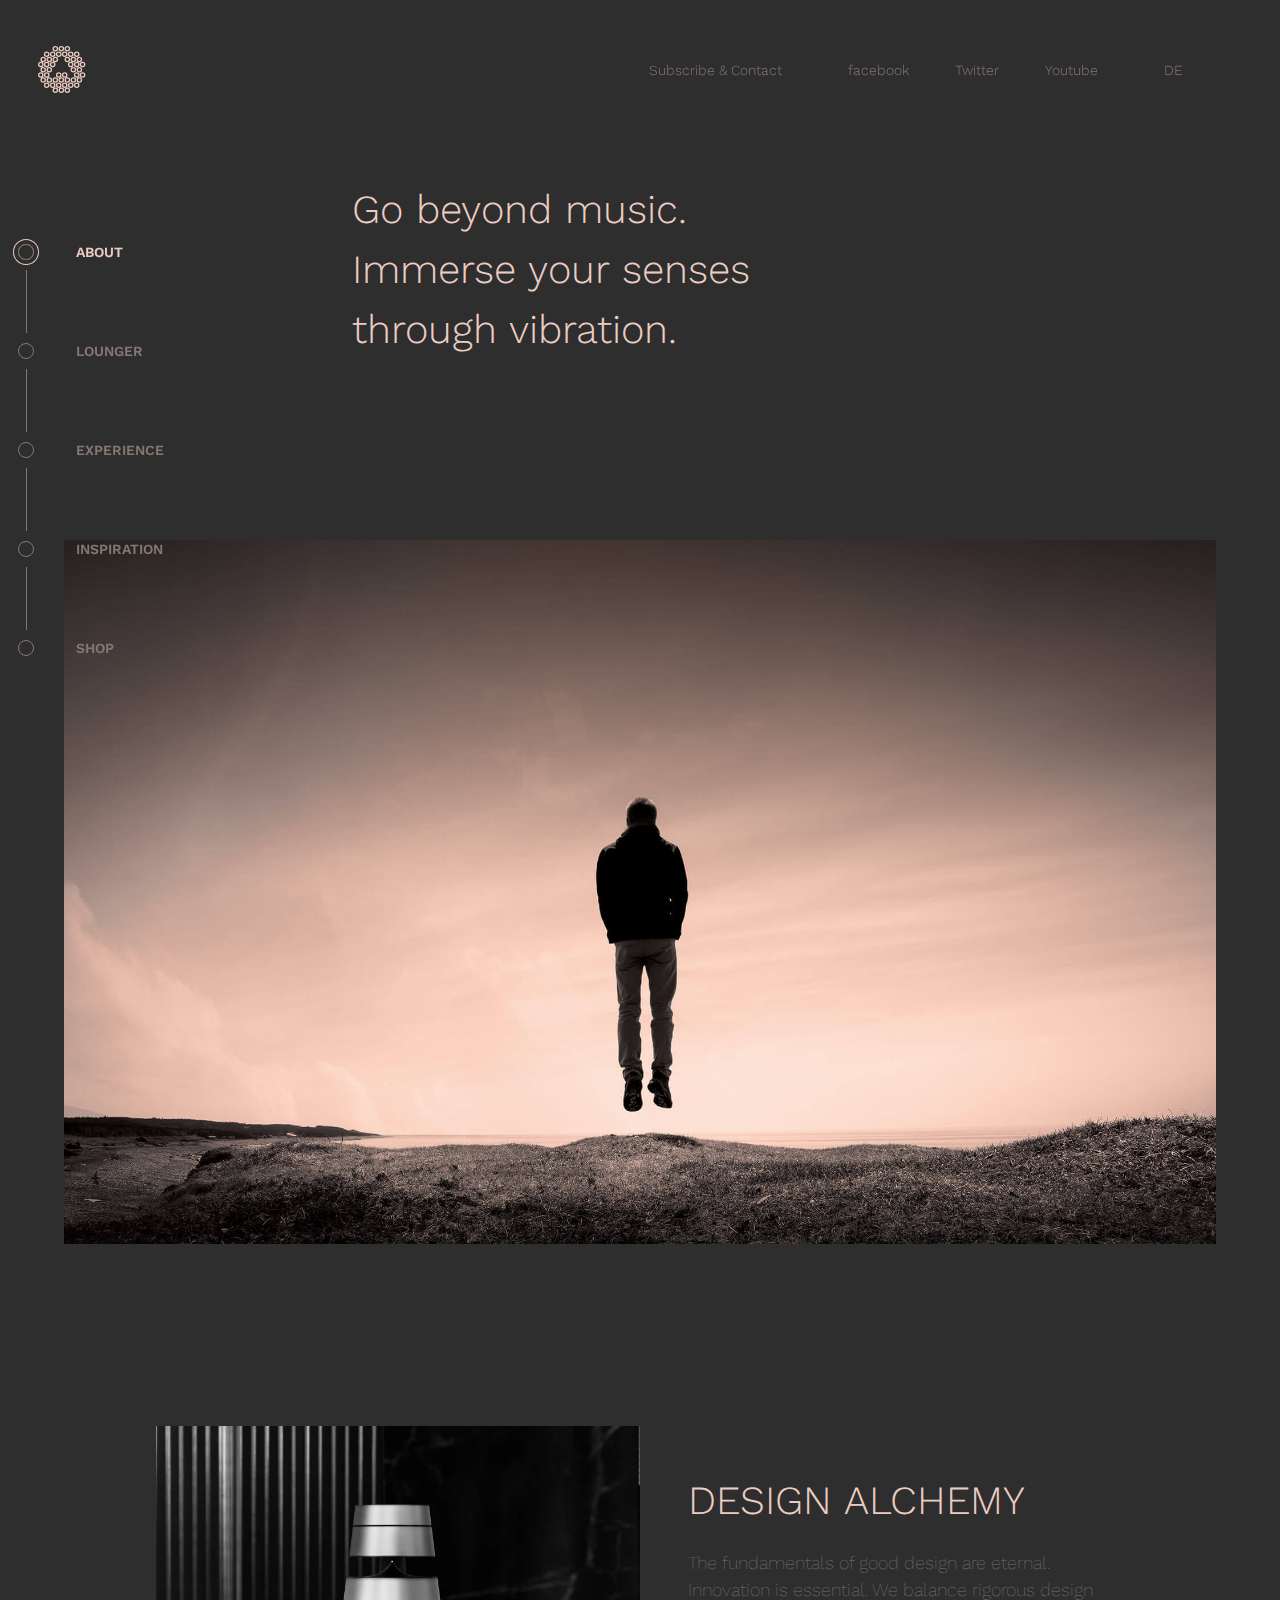
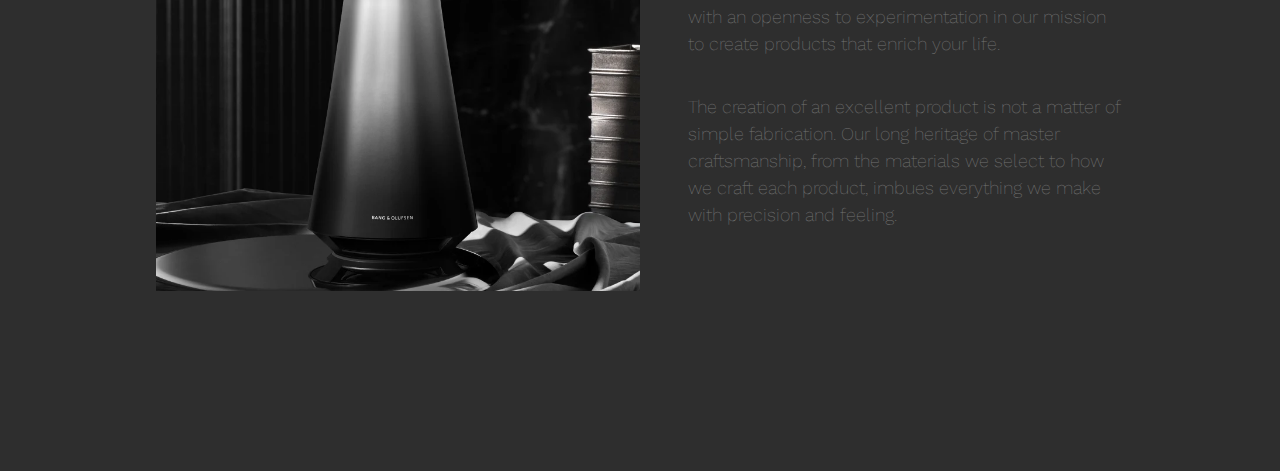
<file: index.html>
<!DOCTYPE html>
<html lang="en">

<head>
    <meta charset="UTF-8">
    <meta http-equiv="X-UA-Compatible" content="IE=edge">
    <meta name="viewport" content="width=device-width, initial-scale=1.0">
    <title>Headphone-Inspiration</title>
    <link rel="stylesheet" href="assets/css/style.css">
</head>

<body>
    <header>
        <img src="assets/img/logo.svg" alt="logo" />
        <ul class="topnav">
            <li><a href="assets/html/subscribe.html">Subscribe & Contact</a></li>
            <li>
                <ul>
                    <li><a href="#">facebook</a></li>
                    <li><a href="#">Twitter</a></li>
                    <li><a href="#">Youtube</a></li>
                </ul>
            </li>
            <li><a href="#">DE</a></li>
        </ul>
        <div id="bigMac" onclick="toggleMenu()">
            <span></span>
            <span></span>
            <span></span>
        </div>
        <div id="mobileMenu">
            <ul>
                <li><a href="index.html">ABOUT</a></li>
                <li><a href="assets/html/lounger.html">LOUNGER</a></li>
                <li><a href="assets/html/experience.html">EXPERIENCE</a></li>
                <li><a href="assets/html/inspiration.html">INSPIRATION</a></li>
                <li><a href="assets/html/shop.html">SHOP</a></li>
            </ul>
            <ul>
                <li><a href="assets/html/subscribe.html">Subscribe & Contact</a></li>
                <li><a href="#">facebook</a></li>
                <li><a href="#">Twitter</a></li>
                <li><a href="#">Youtube</a></li>
                <li><a href="#">DE</a></li>
            </ul>
        </div>
    </header>
    <div class="wrapper">
        <main>
            <h1>Go beyond music. Immerse your senses through vibration.</h1>
            <img src="assets/img/section-about-1.jpg" alt="floating man">
            <article>
                <div class="aboutimg"></div>
                <div class="description">
                    <h2>DESIGN ALCHEMY</h2>
                    <p>The fundamentals of good design are eternal. Innovation is essential. We balance rigorous design
                        with an openness to experimentation in our mission to create products that enrich your life.</p>
                    <p> The
                        creation of an excellent product is not a matter of simple fabrication. Our long heritage of
                        master craftsmanship, from the materials we select to how we craft each product, imbues
                        everything we make with precision and feeling.</p>
                </div>
            </article>
        </main>
    </div>
    <aside>
        <ul>
            <li class="bullpoint active"><a href="index.html">ABOUT</a></li>
            <li class="sideline"></li>
            <li class="bullpoint"><a href="assets/html/lounger.html">LOUNGER</a></li>
            <li class="sideline"></li>
            <li class="bullpoint"><a href="assets/html/experience.html">EXPERIENCE</a></li>
            <li class="sideline"></li>
            <li class="bullpoint"><a href="assets/html/inspiration.html">INSPIRATION</a></li>
            <li class="sideline"></li>
            <li class="bullpoint"><a href="assets/html/shop.html">SHOP</a></li>
        </ul>
    </aside>
    <script src="assets/js/main.js"></script>
</body>

</html>
</file>
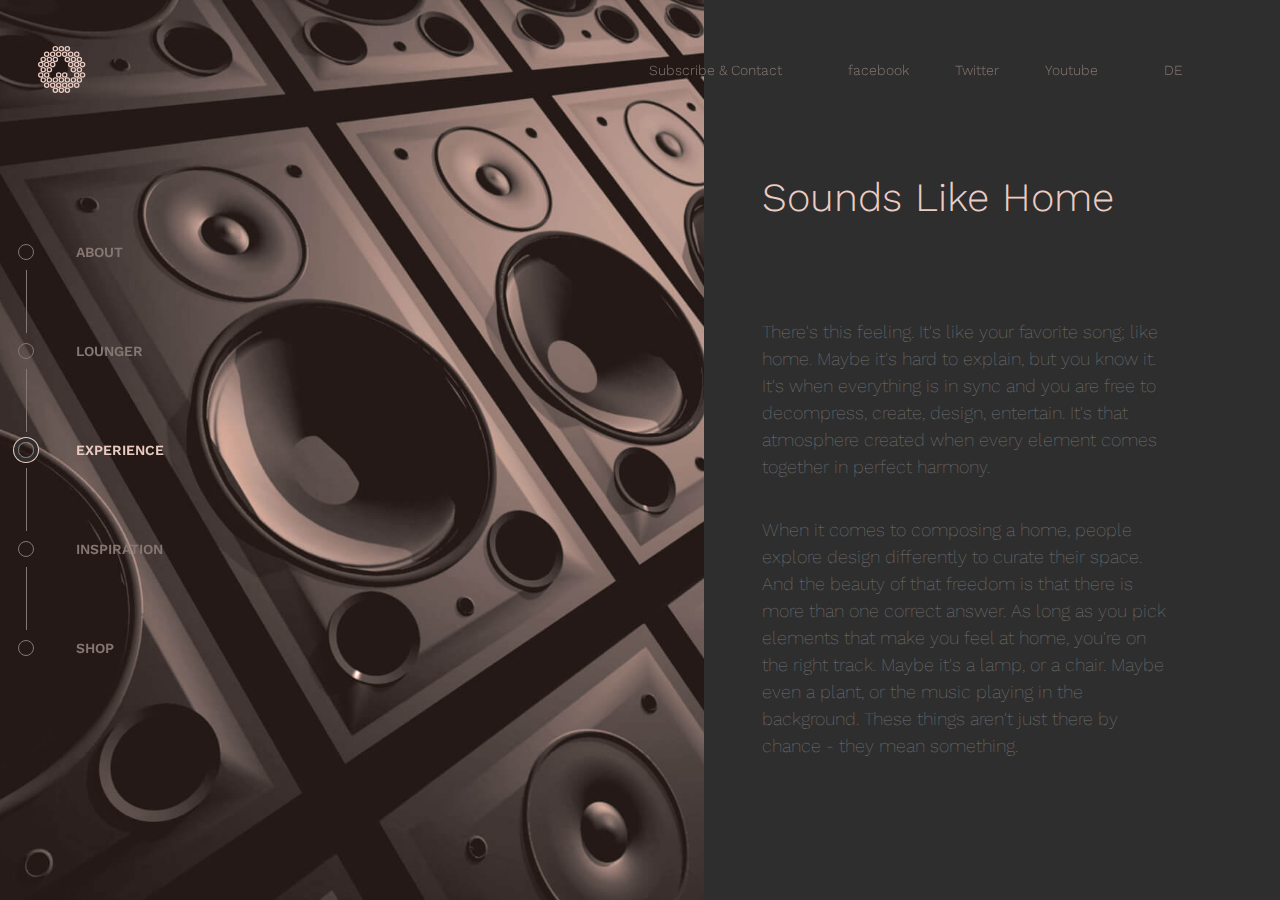
<file: assets/html/experience.html>
<!DOCTYPE html>
<html lang="en">

<head>
    <meta charset="UTF-8">
    <meta http-equiv="X-UA-Compatible" content="IE=edge">
    <meta name="viewport" content="width=device-width, initial-scale=1.0">
    <title>Experience</title>
    <link rel="stylesheet" href="../css/style.css">
</head>

<body>
    <header>
        <img src="../img/logo.svg" alt="logo" />
        <ul class="topnav">
            <li><a href="subscribe.html">Subscribe & Contact</a></li>
            <li>
                <ul>
                    <li><a href="#">facebook</a></li>
                    <li><a href="#">Twitter</a></li>
                    <li><a href="#">Youtube</a></li>
                </ul>
            </li>
            <li><a href="#">DE</a></li>
        </ul>
        <div id="bigMac" onclick="toggleMenu()">
            <span></span>
            <span></span>
            <span></span>
        </div>
        <div id="mobileMenu">
            <ul>
                <li><a href="../../index.html">ABOUT</a></li>
                <li><a href="lounger.html">LOUNGER</a></li>
                <li><a href="experience.html">EXPERIENCE</a></li>
                <li><a href="inspiration.html">INSPIRATION</a></li>
                <li><a href="shop.html">SHOP</a></li>
            </ul>
            <ul>
                <li><a href="subscribe.html">Subscribe & Contact</a></li>
                <li><a href="#">facebook</a></li>
                <li><a href="#">Twitter</a></li>
                <li><a href="#">Youtube</a></li>
                <li><a href="#">DE</a></li>
            </ul>
        </div>
    </header>
    <main>
        <article class="fullpage">
            <div class="experienceimg"></div>
            <div class="description">
                <h2>Sounds Like Home </h2>
                <p>There's this feeling. It's like your favorite song; like home. Maybe it's hard to explain, but you
                    know it. It's when everything is in sync and you are free to decompress, create, design, entertain.
                    It's that atmosphere created when every element comes together in perfect harmony.</p>
                <p>When it comes to composing a home, people explore design differently to curate their space. And the
                    beauty of that freedom is that there is more than one correct answer. As long as you pick elements
                    that make you feel at home, you're on the right track. Maybe it's a lamp, or a chair. Maybe even a
                    plant, or the music playing in the background. These things aren't just there by chance - they mean
                    something.</p>
            </div>
        </article>
    </main>
    <aside>
        <ul>
            <li class="bullpoint"><a href="../../index.html">ABOUT</a></li>
            <li class="sideline"></li>
            <li class="bullpoint"><a href="lounger.html">LOUNGER</a></li>
            <li class="sideline"></li>
            <li class="bullpoint active"><a href="experience.html">EXPERIENCE</a></li>
            <li class="sideline"></li>
            <li class="bullpoint"><a href="inspiration.html">INSPIRATION</a></li>
            <li class="sideline"></li>
            <li class="bullpoint"><a href="shop.html">SHOP</a></li>
        </ul>
    </aside>
    <script src="../js/main.js"></script>
</body>

</html>
</file>
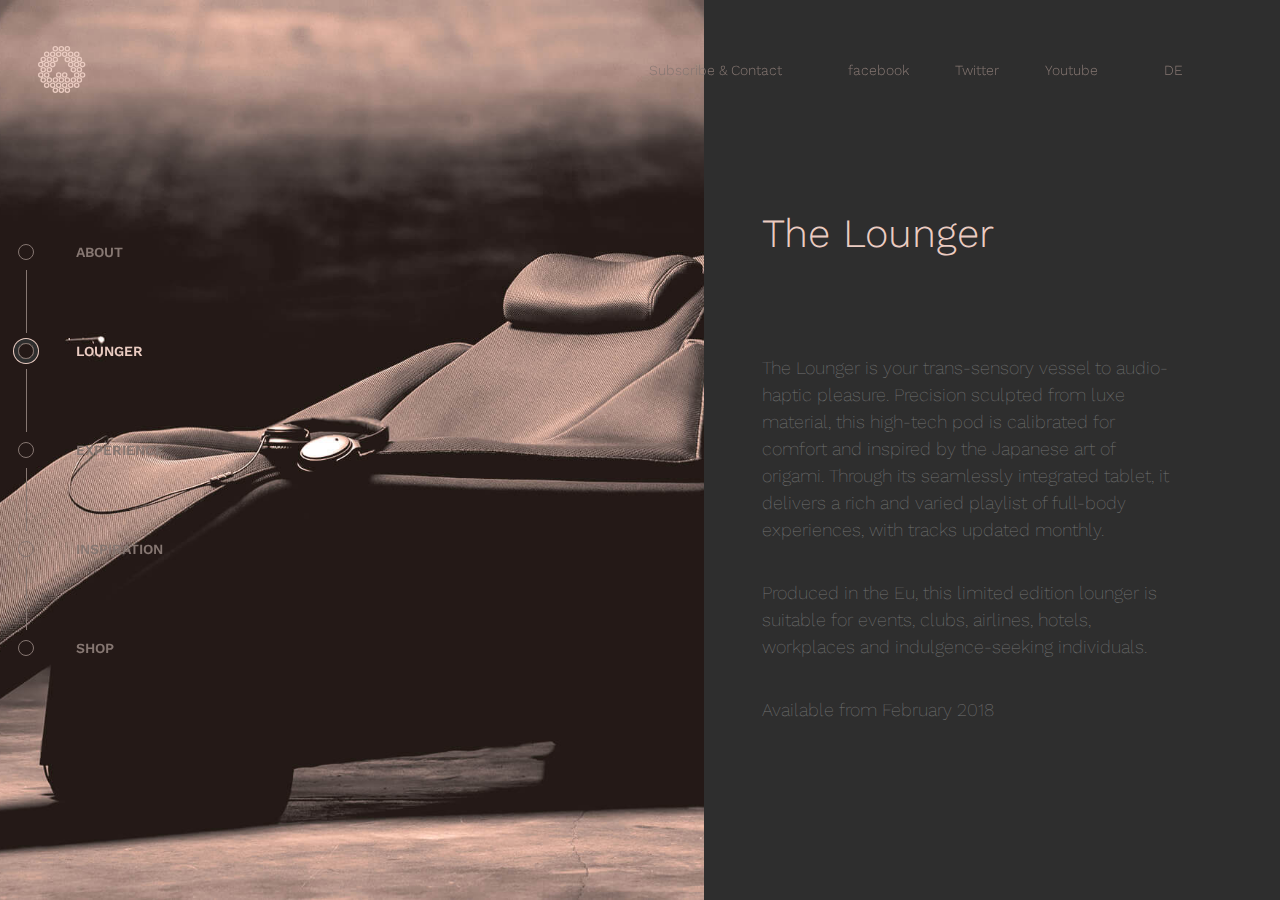
<file: assets/html/lounger.html>
<!DOCTYPE html>
<html lang="en">

<head>
    <meta charset="UTF-8">
    <meta http-equiv="X-UA-Compatible" content="IE=edge">
    <meta name="viewport" content="width=device-width, initial-scale=1.0">
    <title>The Lounger</title>
    <link rel="stylesheet" href="../css/style.css">
</head>

<body>
    <header>
        <img src="../img/logo.svg" alt="logo" />
        <ul class="topnav">
            <li><a href="subscribe.html">Subscribe & Contact</a></li>
            <li>
                <ul>
                    <li><a href="#">facebook</a></li>
                    <li><a href="#">Twitter</a></li>
                    <li><a href="#">Youtube</a></li>
                </ul>
            </li>
            <li><a href="#">DE</a></li>
        </ul>
        <div id="bigMac" onclick="toggleMenu()">
            <span></span>
            <span></span>
            <span></span>
        </div>
        <div id="mobileMenu">
            <ul>
                <li><a href="../../index.html">ABOUT</a></li>
                <li><a href="lounger.html">LOUNGER</a></li>
                <li><a href="experience.html">EXPERIENCE</a></li>
                <li><a href="inspiration.html">INSPIRATION</a></li>
                <li><a href="shop.html">SHOP</a></li>
            </ul>
            <ul>
                <li><a href="subscribe.html">Subscribe & Contact</a></li>
                <li><a href="#">facebook</a></li>
                <li><a href="#">Twitter</a></li>
                <li><a href="#">Youtube</a></li>
                <li><a href="#">DE</a></li>
            </ul>
        </div>
    </header>
    <main>
        <article class="fullpage">
            <div class="loungerimg"></div>
            <div class="description">
                <h2>The Lounger</h2>
                <p>The Lounger is your trans-sensory vessel to audio-haptic pleasure. Precision sculpted from luxe
                    material, this high-tech pod is calibrated for comfort and inspired by the Japanese art of origami.
                    Through its seamlessly integrated tablet, it delivers a rich and varied playlist of full-body
                    experiences, with tracks updated monthly.</p>
                <p>Produced in the Eu, this limited edition lounger is suitable for events, clubs, airlines, hotels,
                    workplaces and indulgence-seeking individuals.</p>
                <p>Available from February 2018</p>
            </div>
        </article>
    </main>
    <aside>
        <ul>
            <li class="bullpoint"><a href="../../index.html">ABOUT</a></li>
            <li class="sideline"></li>
            <li class="bullpoint active"><a href="lounger.html">LOUNGER</a></li>
            <li class="sideline"></li>
            <li class="bullpoint"><a href="experience.html">EXPERIENCE</a></li>
            <li class="sideline"></li>
            <li class="bullpoint"><a href="inspiration.html">INSPIRATION</a></li>
            <li class="sideline"></li>
            <li class="bullpoint"><a href="shop.html">SHOP</a></li>
        </ul>
    </aside>
    <script src="../js/main.js"></script>
</body>

</html>
</file>
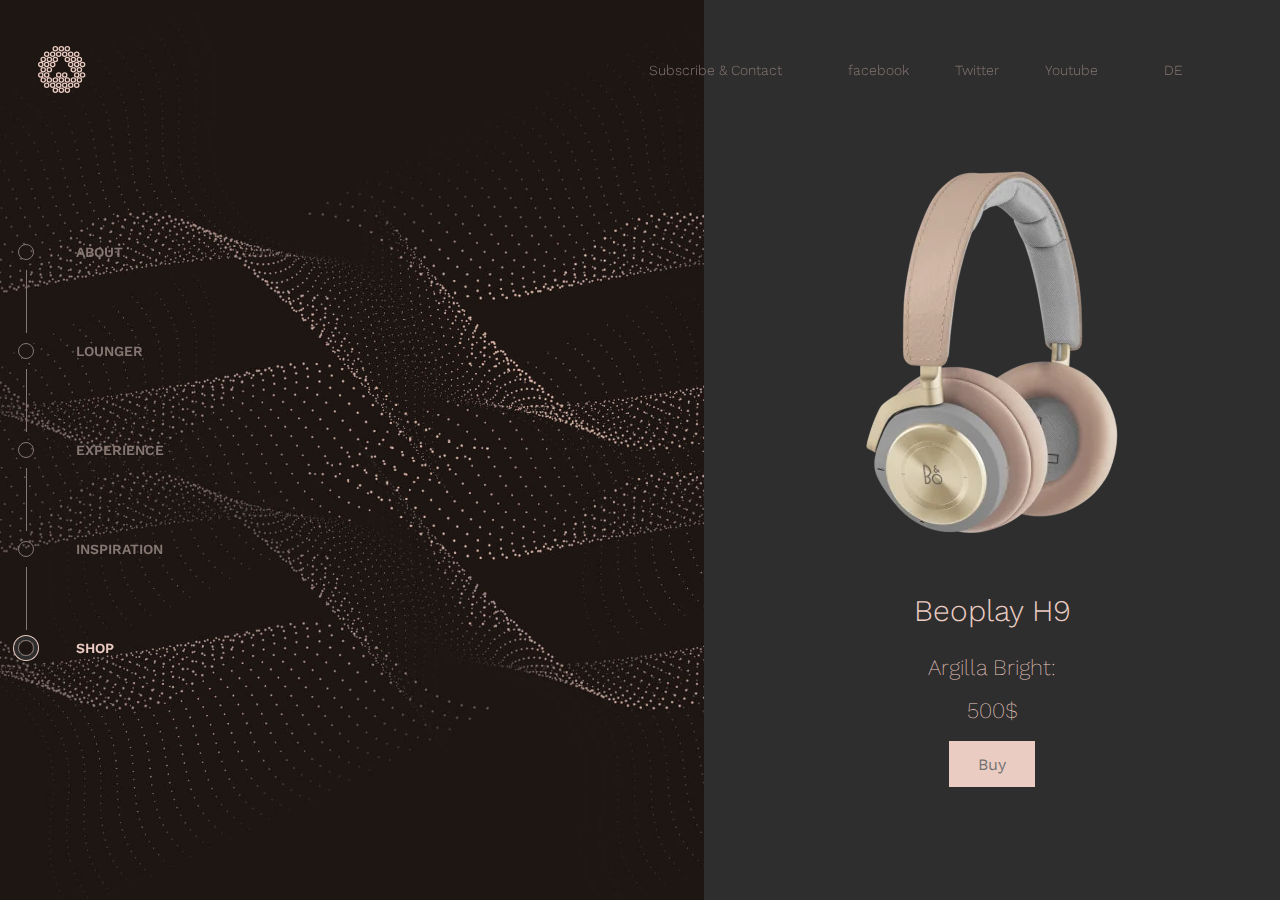
<file: assets/html/shop.html>
<!DOCTYPE html>
<html lang="en">

<head>
    <meta charset="UTF-8">
    <meta http-equiv="X-UA-Compatible" content="IE=edge">
    <meta name="viewport" content="width=device-width, initial-scale=1.0">
    <title>Shop</title>
    <link rel="stylesheet" href="../css/style.css">
</head>

<body>
    <header>
        <img src="../img/logo.svg" alt="logo" />
        <ul class="topnav">
            <li><a href="subscribe.html">Subscribe & Contact</a></li>
            <li>
                <ul>
                    <li><a href="#">facebook</a></li>
                    <li><a href="#">Twitter</a></li>
                    <li><a href="#">Youtube</a></li>
                </ul>
            </li>
            <li><a href="#">DE</a></li>
        </ul>
        <div id="bigMac" onclick="toggleMenu()">
            <span></span>
            <span></span>
            <span></span>
        </div>
        <div id="mobileMenu">
            <ul>
                <li><a href="../../index.html">ABOUT</a></li>
                <li><a href="lounger.html">LOUNGER</a></li>
                <li><a href="experience.html">EXPERIENCE</a></li>
                <li><a href="inspiration.html">INSPIRATION</a></li>
                <li><a href="shop.html">SHOP</a></li>
            </ul>
            <ul>
                <li><a href="subscribe.html">Subscribe & Contact</a></li>
                <li><a href="#">facebook</a></li>
                <li><a href="#">Twitter</a></li>
                <li><a href="#">Youtube</a></li>
                <li><a href="#">DE</a></li>
            </ul>
        </div>
    </header>
    <main>
        <article class="fullpage">
            <div class="shopimg"></div>
            <div class="shopitem">
                <img src="../img/h9-argilla-bright-hero-1000x1000.webp" alt="headphones">
                <h3>Beoplay H9</h3>
                <h4>Argilla Bright:</h4>
                <h4>500$</h4>
                <a href="#">Buy</a>
            </div>
        </article>
    </main>
    <aside>
        <ul>
            <li class="bullpoint"><a href="../../index.html">ABOUT</a></li>
            <li class="sideline"></li>
            <li class="bullpoint"><a href="lounger.html">LOUNGER</a></li>
            <li class="sideline"></li>
            <li class="bullpoint"><a href="experience.html">EXPERIENCE</a></li>
            <li class="sideline"></li>
            <li class="bullpoint"><a href="inspiration.html">INSPIRATION</a></li>
            <li class="sideline"></li>
            <li class="bullpoint active"><a href="shop.html">SHOP</a></li>
        </ul>
    </aside>
    <script src="../js/main.js"></script>
</body>

</html>
</file>
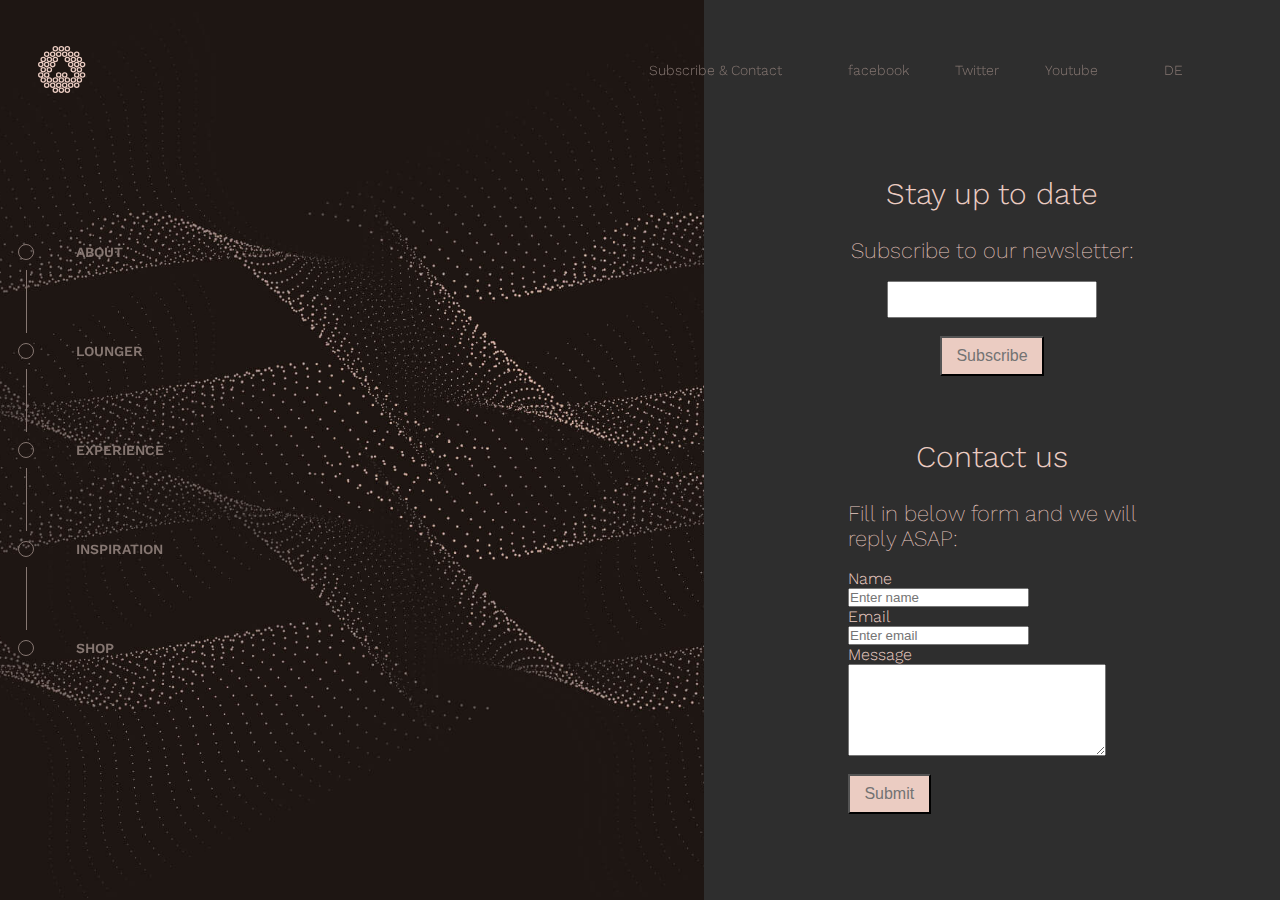
<file: assets/html/subscribe.html>
<!DOCTYPE html>
<html lang="en">

<head>
    <meta charset="UTF-8">
    <meta http-equiv="X-UA-Compatible" content="IE=edge">
    <meta name="viewport" content="width=device-width, initial-scale=1.0">
    <title>Subscribe & Contact</title>
    <link rel="stylesheet" href="../css/style.css">
</head>

<body>
    <header>
        <img src="../img/logo.svg" alt="logo" />
        <ul class="topnav">
            <li><a href="subscribe.html">Subscribe & Contact</a></li>
            <li>
                <ul>
                    <li><a href="#">facebook</a></li>
                    <li><a href="#">Twitter</a></li>
                    <li><a href="#">Youtube</a></li>
                </ul>
            </li>
            <li><a href="#">DE</a></li>
        </ul>
        <div id="bigMac" onclick="toggleMenu()">
            <span></span>
            <span></span>
            <span></span>
        </div>
        <div id="mobileMenu">
            <ul>
                <li><a href="../../index.html">ABOUT</a></li>
                <li><a href="lounger.html">LOUNGER</a></li>
                <li><a href="experience.html">EXPERIENCE</a></li>
                <li><a href="inspiration.html">INSPIRATION</a></li>
                <li><a href="shop.html">SHOP</a></li>
            </ul>
            <ul>
                <li><a href="subscribe.html">Subscribe & Contact</a></li>
                <li><a href="#">facebook</a></li>
                <li><a href="#">Twitter</a></li>
                <li><a href="#">Youtube</a></li>
                <li><a href="#">DE</a></li>
            </ul>
        </div>
    </header>
    <main>
        <article class="fullpage">
            <div class="shopimg"></div>
            <div class="shopitem">
                <form class="newsletter" action="">
                    <h3>Stay up to date</h3>
                    <h4>Subscribe to our newsletter:</h4>
                    <input type="email" name="email" id="email">
                    <input type="button" value="Subscribe" onclick="logInput()">
                </form>
                <form class="contact" action="">
                    <h3>Contact us</h3>
                    <h4>Fill in below form and we will reply ASAP:</h4>
                    <label for="name">Name</label>
                    <input type="text" name="name" id="name" placeholder="Enter name">
                    <label for="email">Email</label>
                    <input type="text" name="email" id="email2" placeholder="Enter email">
                    <label for="message">Message</label>
                    <textarea name="message" id="message" cols="30" rows="6"></textarea>
                    <input type="button" value="Submit" onclick="logInput()">
                </form>
            </div>
        </article>
    </main>
    <aside>
        <ul>
            <li class="bullpoint"><a href="../../index.html">ABOUT</a></li>
            <li class="sideline"></li>
            <li class="bullpoint"><a href="lounger.html">LOUNGER</a></li>
            <li class="sideline"></li>
            <li class="bullpoint"><a href="experience.html">EXPERIENCE</a></li>
            <li class="sideline"></li>
            <li class="bullpoint"><a href="inspiration.html">INSPIRATION</a></li>
            <li class="sideline"></li>
            <li class="bullpoint"><a href="shop.html">SHOP</a></li>
        </ul>
    </aside>
    <script src="../js/main.js"></script>
</body>

</html>
</file>
<file: assets/css/style.css>
@import url("https://fonts.googleapis.com/css2?family=Work+Sans:wght@100;200;300;400;500;600&display=swap");
/* ================================ 
        GENERAL STYLES
================================ */
* {
  margin: 0;
  padding: 0;
  box-sizing: border-box;
}

html {
  font-size: 62.5%;
}

body {
  max-width: 1440px;
  margin: 0 auto;
  font-family: "Work Sans", sans-serif;
  background-color: #2e2e2e;
  color: #ebccc2;
}

.wrapper {
  width: 90%;
  margin: 0 auto;
}

.wrapper2 {
  width: 70%;
  margin: 0 auto;
}

/* ================================ 
        OVERALL STYLES
================================ */
h1,
h2 {
  font-weight: 300;
  font-size: 4rem;
  line-height: 1.5;
}

h4 {
  font-size: 2.2rem;
  font-weight: 200;
  padding-bottom: 2vh;
}

p {
  color: #737373;
  font-size: 1.8rem;
  font-weight: 200;
  line-height: 1.5;
  margin: 2vh 0;
}

header {
  display: flex;
  position: fixed;
  top: 5vh;
  left: 3%;
  right: 5%;
  justify-content: space-between;
  align-items: center;
  font-weight: 300;
}
header img {
  width: 48px;
}
header > ul {
  list-style: none;
  font-size: 1.4rem;
  width: 600px;
  display: flex;
  justify-content: space-around;
}
header > ul a {
  color: #867772;
  text-decoration: none;
}
header > ul > li:nth-of-type(2) {
  width: 250px;
}
header > ul > li ul {
  list-style: none;
  font-size: 1.4rem;
  width: 100%;
  display: flex;
  justify-content: space-between;
}
header > ul > li ul a {
  color: #867772;
  text-decoration: none;
}
header > ul a:hover {
  color: #ebccc2;
  text-decoration: underline;
}

#bigMac {
  display: none;
}
#bigMac span {
  display: block;
  background-color: #ebccc2;
  width: 30px;
  height: 5px;
  margin: 4px 0;
  border-radius: 2px;
}

#mobileMenu {
  width: 100%;
  background-color: rgba(46, 46, 46, 0.9);
  position: absolute;
  top: 100%;
  right: -110%;
  transition: right 0.5s linear;
}
#mobileMenu ul {
  display: flex;
  list-style: none;
  flex-direction: column;
  justify-content: center;
  align-items: center;
  font-size: 2rem;
  line-height: 2;
  border: 1px solid;
}
#mobileMenu a {
  color: #ebccc2;
  text-decoration: none;
}

main h1 {
  margin: 20vh 35% 20vh 25%;
}
main img {
  max-width: 100%;
}
main video {
  display: block;
  width: 90%;
  margin: 22vh auto;
}
main article {
  margin: 20vh 8%;
  display: grid;
  grid-template-columns: repeat(2, 1fr);
  grid-template-rows: 1fr;
}
main article .aboutimg {
  background: url("../img/BS1_NYC_Home.webp") center/cover no-repeat;
}
main article .description {
  padding: 5vh 0 5vh 10%;
  display: flex;
  flex-direction: column;
  justify-content: center;
}

.fullpage {
  margin: 0;
  height: 100vh;
  display: grid;
  grid-template-columns: 55% 45%;
}
.fullpage .description {
  padding: 5vh 19% 5vh 10%;
  display: flex;
  flex-direction: column;
  justify-content: center;
}
.fullpage .description h2 {
  margin: 5vh 0 8vh 0;
}

.inspiration h4 {
  font-size: 2.2rem;
  font-weight: 200;
}
.inspiration h2 {
  margin-bottom: 4vh;
}
.inspiration span {
  color: #737373;
  padding: 1vh 2vh;
  border: 1px solid;
}

.inspiration-article {
  margin: 10vh 0;
  display: grid;
  grid-template-rows: 55vh 55vh;
}

.shopitem {
  display: flex;
  justify-content: center;
  flex-direction: column;
  align-items: center;
}
.shopitem h3 {
  font-size: 3rem;
  font-weight: 300;
  padding-bottom: 3vh;
}
.shopitem a {
  font-size: medium;
  text-decoration: none;
  color: #737373;
  background-color: #ebccc2;
  padding: 1.5vh 5%;
}

.newsletter {
  display: flex;
  justify-content: center;
  flex-direction: column;
  align-items: center;
  margin-top: 15vh;
}
.newsletter input {
  padding: 1vh 5%;
}
.newsletter input:last-of-type {
  font-size: medium;
  text-decoration: none;
  color: #737373;
  background-color: #ebccc2;
  margin: 2vh;
}

.contact {
  width: 50%;
  margin: 5vh auto;
}
.contact h3 {
  text-align: center;
}
.contact label {
  font-size: medium;
  font-weight: 300;
}
.contact input,
.contact textarea {
  display: block;
}
.contact input:last-of-type {
  font-size: medium;
  text-decoration: none;
  color: #737373;
  background-color: #ebccc2;
  padding: 1vh 5%;
  margin-top: 2vh;
}

.loungerimg {
  background: url("../img/section-voyager.jpg") center/cover no-repeat;
}

.experienceimg {
  background: url("../img/section-experience-1.jpg") center/cover no-repeat;
}

.shopimg {
  background: url("../img/section-composition4.jpg") center/cover no-repeat;
}

.inspirationimg1 {
  background: url("../img/ETC_6.webp") center/cover no-repeat;
}

.inspirationimg2 {
  background: url("../img/ETC_5.webp") center/cover no-repeat;
}

aside {
  font-weight: 600;
  margin-left: 2%;
  position: fixed;
  left: 0;
  top: 50%;
  transform: translateY(-50%);
}
aside ul {
  list-style: none;
  font-size: 1.4rem;
  width: 20%;
  position: relative;
}
aside ul a {
  color: #867772;
  text-decoration: none;
}
aside .bullpoint {
  padding: 10px 0 10px 50px;
}
aside .bullpoint::before {
  content: "";
  position: absolute;
  width: 1.4rem;
  height: 1.4rem;
  border: 1px solid #867772;
  border-radius: 50%;
  left: 0;
  transform: translateX(-50%);
}
aside .sideline {
  border-left: 0.5px solid #867772;
  height: 7vh;
}
aside a {
  transition: color 0.3s linear;
}
aside a:hover {
  color: #ebccc2;
  transition: color 0.5s linear;
}
aside .active::before {
  box-shadow: 0 0 0 4px #2e2e2e, 0 0 0 5px #ebccc2;
}
aside .active a {
  color: #ebccc2;
}

@media only screen and (max-width: 768px) {
  header .topnav {
    display: none;
  }
  header #bigMac {
    display: block;
  }

  main article {
    grid-template-columns: 1fr;
    grid-template-rows: 1fr 1fr 1fr 1fr;
  }
  main h1 {
    margin: 20vh 0 20vh 0;
  }
  main .fullpage {
    grid-template-columns: 1fr;
    grid-template-rows: 40% 1fr;
  }

  aside {
    display: none;
  }
}

/*# sourceMappingURL=style.css.map */
</file>
